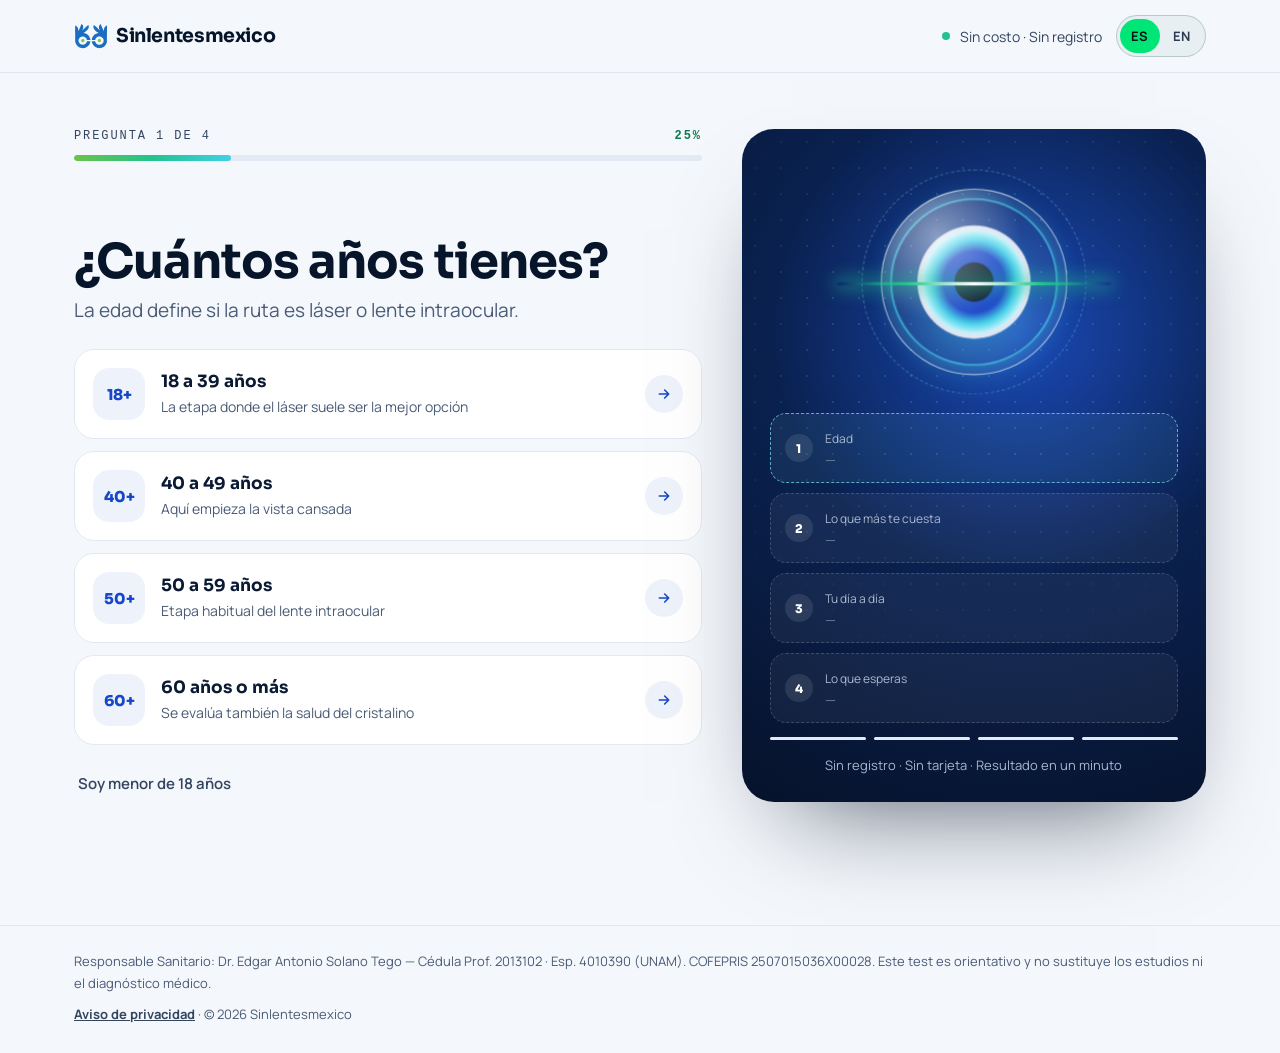
<file: test.html>
<!doctype html>
<html lang="es">
<head>
<meta charset="utf-8">
<meta name="viewport" content="width=device-width, initial-scale=1">
<title>Sinlentesmexico — Test de candidatura</title>
<link rel="preconnect" href="https://fonts.googleapis.com">
<link rel="stylesheet" href="https://fonts.googleapis.com/css2?family=Sora:wght@400;600;700;800&amp;family=Manrope:wght@400;500;600;700&amp;display=swap">
<link rel="stylesheet" href="css/test.css?v=45">
</head>
<body>
<div id="app"></div>
<script src="vendor/preact-htm.umd.js"></script>
<script src="js/test.js?v=45"></script>
<script src="js/i18n.js?v=45"></script>
</body>
</html>
</file>
<file: css/test.css>
body{margin:0;background:#F4F7FB;color:#0B1A33;font-family:Manrope,system-ui,sans-serif;-webkit-font-smoothing:antialiased}
a{color:#1846C8}a:hover{color:#0E2F8F}
*{box-sizing:border-box}
h1,h2,h3{font-family:Sora,system-ui,sans-serif;letter-spacing:-0.02em}
.wrap{max-width:1180px;margin:0 auto;padding:0 24px}
.muted{color:#4A5B76}
.mono{font-family:ui-monospace,SFMono-Regular,Menlo,monospace;font-size:12px;letter-spacing:.16em;text-transform:uppercase}
.topbar{position:sticky;top:0;z-index:20;background:rgba(244,247,251,.85);backdrop-filter:blur(14px);-webkit-backdrop-filter:blur(14px);border-bottom:1px solid rgba(11,26,51,.07)}
.logo{display:flex;align-items:center;gap:8px;text-decoration:none;color:#07152B;min-height:44px}
.logo:hover{color:#07152B}
.logo-dot{width:8px;height:8px;border-radius:50%;background:#6CC24A;margin-top:6px;transition:transform .5s cubic-bezier(.34,1.56,.64,1),box-shadow .4s}
.logo:hover .logo-dot{transform:scale(1.6);box-shadow:0 0 0 5px rgba(108,194,74,.2)}
.pulse-dot{width:8px;height:8px;border-radius:50%;background:#22C38E;box-shadow:0 0 0 0 rgba(34,195,142,.6);animation:pulse 2s infinite}
@keyframes pulse{70%{box-shadow:0 0 0 10px rgba(34,195,142,0)}100%{box-shadow:0 0 0 0 rgba(34,195,142,0)}}

/* layout */
.grid{display:grid;grid-template-columns:minmax(0,1.15fr) minmax(0,.85fr);gap:40px;align-items:start}
.panel{position:sticky;top:100px;border-radius:32px;overflow:hidden;background:radial-gradient(circle at 60% 30%,#1B4AB8 0%,#0A2150 45%,#06122A 100%);color:#E8EEF7;padding:28px;box-shadow:0 50px 100px -50px rgba(7,21,43,.7)}
.panel::before{content:"";position:absolute;inset:0;background-image:radial-gradient(rgba(127,227,242,.16) 1px,transparent 1.5px);background-size:26px 26px;mask:radial-gradient(circle at 50% 30%,#000 25%,transparent 70%);-webkit-mask:radial-gradient(circle at 50% 30%,#000 25%,transparent 70%);pointer-events:none}

/* progress */
.prog{height:6px;border-radius:6px;background:#E3EAF3;overflow:hidden;margin-top:12px}
.prog span{display:block;height:100%;border-radius:6px;background:linear-gradient(90deg,#6CC24A,#22C38E,#3FD0E8);transition:width .9s cubic-bezier(.16,1,.3,1)}
.steps{display:flex;gap:8px;margin-top:14px}
.sdot{flex:1;height:3px;border-radius:3px;background:#E3EAF3;transition:background .5s}
.sdot.on{background:#22C38E}

/* question */
.qwrap{animation:slideIn .7s cubic-bezier(.16,1,.3,1) both}
@keyframes slideIn{from{opacity:0;transform:translateX(48px);filter:blur(6px)}to{opacity:1;transform:none;filter:blur(0)}}
.back{display:inline-flex;align-items:center;gap:8px;min-height:44px;padding:0 4px;border:0;background:none;color:#33445F;font:600 15px Manrope,sans-serif;cursor:pointer;transition:color .3s,transform .3s}
.back:hover{color:#0B6B43;transform:translateX(-4px)}
.qtitle{font-size:clamp(32px,4vw,48px);line-height:1.05;margin:6px 0 10px;color:#07152B}
.opts{display:grid;gap:12px;margin-top:26px}
.opt{display:flex;align-items:center;gap:16px;width:100%;text-align:left;padding:18px 18px;border-radius:20px;border:1.5px solid #E1E8F2;background:#fff;color:#0B1A33;cursor:pointer;font:inherit;transition:all .35s cubic-bezier(.16,1,.3,1);animation:optIn .7s cubic-bezier(.16,1,.3,1) both}
.opt:nth-child(2){animation-delay:.07s}.opt:nth-child(3){animation-delay:.14s}.opt:nth-child(4){animation-delay:.21s}
@keyframes optIn{from{opacity:0;transform:translateY(24px)}to{opacity:1;transform:none}}
.opt:hover{border-color:#1846C8;background:#F3F7FF;transform:translateX(6px);box-shadow:0 14px 32px -20px rgba(24,70,200,.6)}
.opt.sel{border-color:#22C38E;background:#ECFAF3;box-shadow:0 0 0 4px rgba(34,195,142,.15)}
.oico{flex:0 0 52px;height:52px;border-radius:16px;display:grid;place-items:center;background:#EEF3FB;color:#1846C8;font:800 15px Sora,sans-serif;transition:all .35s}
.opt:hover .oico{background:#1846C8;color:#fff;transform:rotate(-6deg) scale(1.05)}
.opt.sel .oico{background:#22C38E;color:#fff}
.otxt{flex:1;min-width:0}
.otxt b{display:block;font-family:Sora,sans-serif;font-size:17px;margin-bottom:3px}
.otxt span{font-size:14px;color:#4A5B76;line-height:1.4}
.oarr{flex:0 0 38px;height:38px;border-radius:50%;display:grid;place-items:center;background:#EEF3FB;color:#1846C8;transition:all .35s}
.opt:hover .oarr{background:#1846C8;color:#fff;transform:rotate(-45deg)}
.opt.sel .oarr{background:#22C38E;color:#fff;transform:none}

/* eye */
.stage{position:relative;height:250px;perspective:900px;display:grid;place-items:center}
.eye3d{position:relative;width:200px;height:200px;transform-style:preserve-3d;animation:orbit 10s ease-in-out infinite}
@keyframes orbit{0%,100%{transform:rotateX(16deg) rotateY(-22deg)}50%{transform:rotateX(-8deg) rotateY(24deg)}}
.ring{position:absolute;inset:0;border-radius:50%;border:1.5px solid rgba(127,227,242,.35)}
.ring.r1{transform:translateZ(-60px) scale(1.2);border-style:dashed;animation:spin 30s linear infinite}
.ring.r3{transform:translateZ(40px) scale(.8);border:2px solid rgba(63,208,232,.8);box-shadow:0 0 30px rgba(63,208,232,.35)}
@keyframes spin{to{rotate:360deg}}
.iris{position:absolute;inset:22%;border-radius:50%;transform:translateZ(10px);background:radial-gradient(circle,#07152B 0 24%,#1846C8 25% 38%,#3FD0E8 52%,#BFF3FB 64%,rgba(244,247,251,.9) 66%);box-shadow:0 20px 60px -10px rgba(63,208,232,.6);transition:filter 1s}
.lens{position:absolute;inset:8%;border-radius:50%;transform:translateZ(90px);background:radial-gradient(circle at 30% 25%,rgba(255,255,255,.5),rgba(255,255,255,.05) 45%);border:1px solid rgba(255,255,255,.6)}
.scan{position:absolute;left:-10%;right:-10%;height:3px;top:50%;transform:translateZ(110px);background:linear-gradient(90deg,transparent,#22C38E,#fff,#22C38E,transparent);box-shadow:0 0 16px 3px rgba(34,195,142,.6);border-radius:3px;animation:scan 3s ease-in-out infinite}
@keyframes scan{0%,100%{top:12%;opacity:0}15%,85%{opacity:1}50%{top:86%}}

/* profile */
.prof{position:relative;display:grid;gap:10px;margin-top:6px}
.pitem{display:flex;align-items:center;gap:12px;padding:12px 14px;border-radius:16px;background:rgba(255,255,255,.05);border:1px dashed rgba(255,255,255,.18);transition:all .5s cubic-bezier(.16,1,.3,1)}
.pitem.done{background:rgba(34,195,142,.12);border:1px solid rgba(34,195,142,.45)}
.pitem.cur{border-color:rgba(127,227,242,.7);background:rgba(127,227,242,.08)}
.pnum{flex:0 0 28px;height:28px;border-radius:50%;display:grid;place-items:center;font:800 12px Sora,sans-serif;background:rgba(255,255,255,.1);color:#fff}
.pitem.done .pnum{background:#22C38E}
.plab{font-size:12px;color:#A9B8CF}
.pval{font-weight:700;color:#fff;font-size:14px;animation:fadeIn .6s both}
@keyframes fadeIn{from{opacity:0;transform:translateY(6px)}}

/* result */
.res-grid{display:grid;grid-template-columns:minmax(0,1.3fr) minmax(0,.7fr);gap:32px;align-items:start}
.rtitle{font-size:clamp(36px,4.6vw,60px);line-height:1.02;margin:10px 0 12px;color:#07152B;animation:slideUp .9s cubic-bezier(.16,1,.3,1) both}
.rtitle em{font-style:normal;color:#1846C8;position:relative}
.rtitle em::after{content:"";position:absolute;left:0;right:0;bottom:.04em;height:.14em;background:#7CF0C0;z-index:-1;border-radius:4px;transform-origin:left;animation:under 1.1s .5s cubic-bezier(.7,0,.2,1) both}
@keyframes under{from{transform:scaleX(0)}}
@keyframes slideUp{from{opacity:0;transform:translateY(40px);filter:blur(8px)}to{opacity:1;transform:none;filter:blur(0)}}
.card{background:#fff;border:1px solid #E1E8F2;border-radius:24px;padding:26px;animation:slideUp .9s cubic-bezier(.16,1,.3,1) both}
.d1{animation-delay:.12s}.d2{animation-delay:.24s}.d3{animation-delay:.36s}.d4{animation-delay:.48s}
.reasons{list-style:none;margin:16px 0 18px;padding:0;display:grid;gap:12px}
.reasons li{display:flex;gap:12px;align-items:flex-start;line-height:1.55;animation:slideUp .8s cubic-bezier(.16,1,.3,1) both}
.reasons li:nth-child(1){animation-delay:.3s}.reasons li:nth-child(2){animation-delay:.42s}.reasons li:nth-child(3){animation-delay:.54s}.reasons li:nth-child(4){animation-delay:.66s}.reasons li:nth-child(5){animation-delay:.78s}
.ck{flex:0 0 24px;height:24px;border-radius:50%;background:#E3F7EE;color:#0F7A4D;display:grid;place-items:center;margin-top:1px}
.price-card{position:sticky;top:100px;border-radius:28px;padding:28px;background:radial-gradient(circle at 70% 0%,#1B4AB8 0%,#0A2150 50%,#06122A 100%);color:#E8EEF7;animation:slideUp .9s .2s cubic-bezier(.16,1,.3,1) both;box-shadow:0 40px 80px -40px rgba(7,21,43,.7)}
.price{font-family:Sora,sans-serif;font-weight:800;font-size:46px;color:#fff;letter-spacing:-.02em;line-height:1}
.dist{display:grid;grid-template-columns:repeat(3,minmax(0,1fr));gap:6px}
.seg{height:8px;border-radius:6px;background:rgba(255,255,255,.12);overflow:hidden}
.sf{display:block;height:100%;border-radius:6px;background:linear-gradient(90deg,#22C38E,#3FD0E8);transform-origin:left;animation:fill 1.2s .7s cubic-bezier(.16,1,.3,1) both}
@keyframes fill{from{transform:scaleX(0)}}
.dl{font-size:11px;line-height:1.3;color:#A9B8CF}
.dl b{display:block;color:#fff;font-size:12px}
.path{display:flex;flex-direction:column;gap:12px;padding:24px;border-radius:24px;text-decoration:none;color:#0B1A33;background:#fff;border:1.5px solid #E1E8F2;transition:all .35s cubic-bezier(.16,1,.3,1)}
.path:hover{color:#0B1A33;transform:translateY(-6px);border-color:#22C38E;box-shadow:0 30px 60px -30px rgba(15,122,77,.45)}
.path.main{background:linear-gradient(160deg,#1846C8,#0E2F8F);color:#fff;border-color:transparent}
.path.main:hover{color:#fff;box-shadow:0 30px 60px -30px rgba(24,70,200,.7)}
.path .go{margin-top:auto;font-weight:800;display:inline-flex;align-items:center;gap:8px}
.path .go i{font-style:normal;transition:transform .35s}
.path:hover .go i{transform:translateX(6px)}
.badge{align-self:flex-start;font-size:12px;font-weight:800;letter-spacing:.06em;padding:6px 12px;border-radius:999px;background:#7FE3F2;color:#07152B}
.lnk{font-weight:700;color:#0F7A4D;text-decoration:none;border-bottom:2px solid rgba(34,195,142,.3);transition:border-color .3s}
.lnk:hover{color:#0B6B43;border-color:#22C38E}
.det-btn{width:100%;display:flex;justify-content:space-between;align-items:center;gap:16px;min-height:64px;padding:0 24px;border-radius:20px;border:1px solid #E1E8F2;background:#fff;font:700 16px Manrope,sans-serif;color:#0B1A33;cursor:pointer;transition:all .3s}
.det-btn:hover{border-color:#1846C8;color:#1846C8}
.pm{flex:0 0 34px;height:34px;border-radius:50%;display:grid;place-items:center;background:#EEF3FB;color:#1846C8;transition:transform .4s cubic-bezier(.16,1,.3,1)}
.pm.on{transform:rotate(45deg);background:#1846C8;color:#fff}
.det{padding:22px 24px 6px;animation:slideUp .6s cubic-bezier(.16,1,.3,1) both}
.incl{list-style:none;padding:0;margin:12px 0 0;display:grid;grid-template-columns:repeat(2,minmax(0,1fr));gap:8px 18px}
.incl li{display:flex;gap:10px;font-size:14px;line-height:1.45}
.btn{display:inline-flex;align-items:center;justify-content:center;gap:10px;min-height:52px;padding:0 24px;border-radius:999px;font-weight:700;font-size:15px;text-decoration:none;border:0;cursor:pointer;font-family:Manrope,sans-serif;transition:all .3s cubic-bezier(.16,1,.3,1)}
.btn-wa{background:#0F7A4D;color:#fff}.btn-wa:hover{background:#0B643E;color:#fff;transform:translateY(-2px)}
.btn-ghost{background:#fff;color:#0B1A33;border:1.5px solid #C6D2E4}.btn-ghost:hover{border-color:#0B1A33;color:#0B1A33;transform:translateY(-2px)}

footer{border-top:1px solid #E1E8F2;margin-top:80px}
@media (max-width:960px){.grid,.res-grid{grid-template-columns:minmax(0,1fr)}.panel,.price-card{position:static}.panel{order:-1}.stage{height:180px}.eye3d{width:150px;height:150px}}
@media (max-width:640px){.two{grid-template-columns:minmax(0,1fr) !important}.incl{grid-template-columns:minmax(0,1fr)}}
@media (prefers-reduced-motion: reduce){*,*::before,*::after{animation:none !important;transition:none !important}}

/* Selector de idioma (mismo que la portada) */
.lang{display:inline-flex;align-items:center;gap:2px;padding:3px;border-radius:999px;
  border:1px solid rgba(11,77,65,.22);background:rgba(11,77,65,.05)}
.lang-b{min-height:34px;min-width:40px;padding:0 10px;border:0;border-radius:999px;cursor:pointer;
  background:none;color:#2B3A52;font-family:inherit;font-size:13px;font-weight:700;letter-spacing:.04em}
.lang-b[aria-pressed="true"]{background:#00E676;color:#051512}

/* Logo de la empresa junto al nombre */
.logo-dot{display:none}
.logo-img{flex:0 0 auto;width:34px;height:auto;display:block}
</file>
